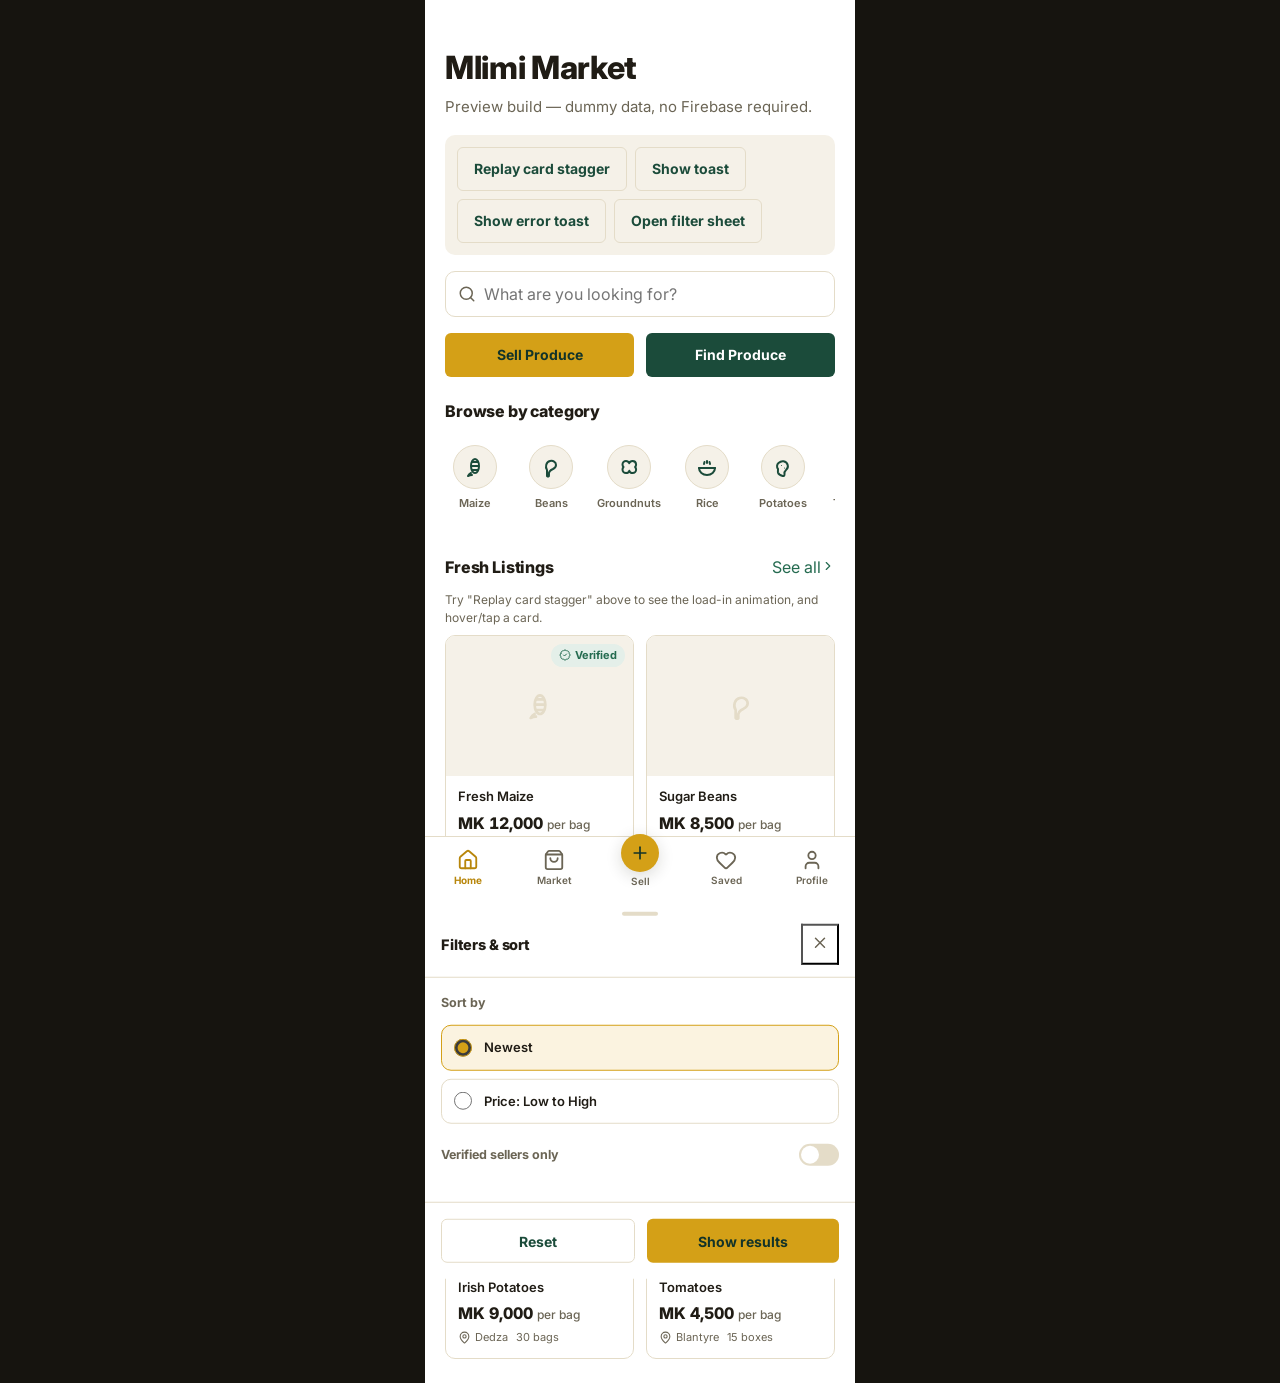
<file: preview.html>
<!DOCTYPE html>
<html lang="en">
<head>
<meta charset="UTF-8">
<meta name="viewport" content="width=device-width, initial-scale=1.0, viewport-fit=cover">
<title>Preview — Mlimi Market</title>
<meta name="theme-color" content="#123329">

<link rel="preconnect" href="https://fonts.googleapis.com">
<link rel="preconnect" href="https://fonts.gstatic.com" crossorigin>
<link href="https://fonts.googleapis.com/css2?family=Fraunces:wght@600;700&family=Inter:wght@400;500;600;700&family=JetBrains+Mono:wght@500;600&display=swap" rel="stylesheet">

<link rel="stylesheet" href="css/shared.css">

<style>
  .home-hero { padding: var(--space-6) 0 var(--space-4); }
  .home-hero h1 { font-size: 32px; margin-bottom: var(--space-2); }
  .home-hero p { color: var(--color-ink-soft); font-size: 15px; }
  .search-bar {
    display: flex; align-items: center; gap: var(--space-2);
    background: var(--color-white); border: 1.5px solid var(--color-line);
    border-radius: var(--radius-md); padding: 0 var(--space-3);
    margin: var(--space-4) 0; min-height: var(--tap-min);
  }
  .search-bar input { border: none; flex: 1; min-height: var(--tap-min); padding: 0; }
  .search-bar input:focus { outline: none; }
  .search-bar .icon-wrap { color: var(--color-ink-soft); display: flex; }
  .action-row { display: grid; grid-template-columns: 1fr 1fr; gap: var(--space-3); margin-bottom: var(--space-6); }
  .section-heading { display: flex; align-items: baseline; justify-content: space-between; margin-bottom: var(--space-3); }
  section + section { margin-top: var(--space-8); }
  .demo-controls {
    display: flex; flex-wrap: wrap; gap: var(--space-2);
    padding: var(--space-3); background: var(--color-parchment-dark);
    border-radius: var(--radius-md); margin-bottom: var(--space-4);
  }
  .demo-controls button { width: auto; padding: 0 var(--space-4); }
  .demo-note { font-size: 12px; color: var(--color-ink-soft); margin-bottom: var(--space-2); }
</style>
</head>
<body>

<div class="page">

  <header class="home-hero">
    <h1 class="font-display">Mlimi Market</h1>
    <p>Preview build — dummy data, no Firebase required.</p>
  </header>

  <div class="demo-controls">
    <button type="button" class="btn btn-outline" id="reloadBtn">Replay card stagger</button>
    <button type="button" class="btn btn-outline" id="toastBtn">Show toast</button>
    <button type="button" class="btn btn-outline" id="errorToastBtn">Show error toast</button>
    <button type="button" class="btn btn-outline" id="sheetBtn">Open filter sheet</button>
  </div>

  <form class="search-bar" role="search">
    <span class="icon-wrap" id="searchIcon"></span>
    <input type="search" placeholder="What are you looking for?" aria-label="Search produce">
  </form>

  <div class="action-row">
    <span class="btn btn-primary">Sell Produce</span>
    <span class="btn btn-secondary">Find Produce</span>
  </div>

  <section>
    <h2 class="mb-4">Browse by category</h2>
    <div class="category-strip" id="categoryStrip"></div>
  </section>

  <section>
    <div class="section-heading">
      <h2>Fresh Listings</h2>
      <a href="#">See all<span id="seeAllIcon"></span></a>
    </div>
    <p class="demo-note">Try "Replay card stagger" above to see the load-in animation, and hover/tap a card.</p>
    <div id="freshListings"></div>
  </section>

</div>

<div class="sheet-backdrop" id="sheetBackdrop"></div>
<div class="sheet" id="filterSheet" role="dialog" aria-modal="true" aria-label="Filter and sort produce">
  <div class="sheet__handle"></div>
  <div class="sheet__header">
    <h2>Filters &amp; sort</h2>
    <button type="button" class="btn-ghost" id="sheetCloseBtn" aria-label="Close" style="width:auto;min-height:auto;padding:8px;"></button>
  </div>
  <div class="sheet__body">
    <div class="sheet__section">
      <span class="sheet__section-label">Sort by</span>
      <div class="radio-pill-group">
        <label class="radio-pill"><input type="radio" name="sortDemo" checked><span>Newest</span></label>
        <label class="radio-pill"><input type="radio" name="sortDemo"><span>Price: Low to High</span></label>
      </div>
    </div>
    <div class="sheet__section toggle-row">
      <span class="sheet__section-label" style="margin-bottom:0;">Verified sellers only</span>
      <label class="toggle">
        <input type="checkbox">
        <span class="toggle__track"></span>
      </label>
    </div>
  </div>
  <div class="sheet__footer">
    <button type="button" class="btn btn-outline">Reset</button>
    <button type="button" class="btn btn-primary" id="sheetApplyBtn">Show results</button>
  </div>
</div>

<script src="js/icons.js"></script>
<script src="js/categories.js"></script>
<script src="js/ui-helpers.js"></script>
<script src="js/nav.js"></script>

<script>
  const DUMMY_LISTINGS = [
    { id: "1", productName: "Fresh Maize", price: 12000, priceType: "per_bag", quantity: 50, unit: "bags", district: "Lilongwe", categorySlug: "maize", sellerVerified: true, imageUrls: [] },
    { id: "2", productName: "Sugar Beans", price: 8500, priceType: "per_bag", quantity: 20, unit: "bags", district: "Mzuzu", categorySlug: "beans", sellerVerified: false, imageUrls: [] },
    { id: "3", productName: "Groundnuts", price: 15000, priceType: "per_bag", quantity: 12, unit: "bags", district: "Kasungu", categorySlug: "groundnuts", sellerVerified: true, imageUrls: [] },
    { id: "4", productName: "Rice, Kilombero", price: 22000, priceType: "per_bag", quantity: 8, unit: "bags", district: "Karonga", categorySlug: "rice", sellerVerified: false, imageUrls: [] },
    { id: "5", productName: "Irish Potatoes", price: 9000, priceType: "per_bag", quantity: 30, unit: "bags", district: "Dedza", categorySlug: "potatoes", sellerVerified: true, imageUrls: [] },
    { id: "6", productName: "Tomatoes", price: 4500, priceType: "per_bag", quantity: 15, unit: "boxes", district: "Blantyre", categorySlug: "tomatoes", sellerVerified: false, imageUrls: [] },
  ];

  document.getElementById("searchIcon").innerHTML = icon("search", 18);
  document.getElementById("seeAllIcon").innerHTML = icon("chevronRight", 14);

  function renderCategoryStrip() {
    document.getElementById("categoryStrip").innerHTML = CATEGORIES.map((cat) => `
      <a href="#" class="category-chip">
        <span class="category-chip__icon">${icon(cat.icon, 24)}</span>
        <span class="category-chip__label">${cat.name}</span>
      </a>
    `).join("");
  }

  function renderListings() {
    const container = document.getElementById("freshListings");
    container.innerHTML = `<div class="listing-grid">${
      DUMMY_LISTINGS.map((l, i) => listingCardHTML(l, {
        extraClass: "fade-in-up",
        style: `animation-delay:${Math.min(i, 8) * 40}ms`,
      })).join("")
    }</div>`;
  }

  function loadWithSkeleton() {
    const container = document.getElementById("freshListings");
    renderSkeletonGrid(container);
    setTimeout(renderListings, 500);
  }

  document.getElementById("reloadBtn").addEventListener("click", loadWithSkeleton);
  document.getElementById("toastBtn").addEventListener("click", () => showToast("Listing saved to favourites"));
  document.getElementById("errorToastBtn").addEventListener("click", () => showToast("Couldn't connect. Check your network.", "error"));

  function openSheet() {
    document.getElementById("sheetBackdrop").classList.add("is-open");
    document.getElementById("filterSheet").classList.add("is-open");
    document.body.style.overflow = "hidden";
  }
  function closeSheet() {
    document.getElementById("sheetBackdrop").classList.remove("is-open");
    document.getElementById("filterSheet").classList.remove("is-open");
    document.body.style.overflow = "";
  }
  document.getElementById("sheetBtn").addEventListener("click", openSheet);
  document.getElementById("sheetBackdrop").addEventListener("click", closeSheet);
  document.getElementById("sheetCloseBtn").addEventListener("click", closeSheet);
  document.getElementById("sheetApplyBtn").addEventListener("click", closeSheet);
  document.getElementById("sheetCloseBtn").innerHTML = icon("x", 18);

  renderCategoryStrip();
  loadWithSkeleton();
  renderBottomNav("home");
</script>

</body>
</html>
</file>
<file: css/shared.css>
/* ============================================================
   MLIMI MARKET — SHARED DESIGN SYSTEM
   ------------------------------------------------------------
   Design language merged from Msika Wanga: leaner accent-driven
   structure, flatter/bordered components over heavy shadows,
   single-typeface system, denser type scale, and an app-shell
   silhouette on wide viewports. Mlimi's own brand hues (green +
   gold) and its 4px spacing scale are kept — this is a blend,
   not a wholesale swap. Every custom property below keeps its
   original NAME even where the value changed, so no page's
   inline <style> block needs editing for this pass.
   Loaded by every page. Keep this file framework-free and
   dependency-free so it works in any browser, no build step.
   ============================================================ */

/* ---- Design tokens ---- */
:root {
  /* Color: Mlimi's brand hues, restructured around a single
     accent (Msika's pattern) rather than color-per-purpose */
  --color-green-900: #123329;   /* deepest — headers, nav, brand ink */
  --color-green-700: #1B4B3A;   /* primary brand green */
  --color-green-600: #256B50;   /* interactive green (links, active states) */
  --color-gold-500: #D4A017;    /* the single accent — primary CTA, active states */
  --color-gold-600: #B8860B;    /* accent hover/pressed */
  --color-soil-600: #8B4513;    /* terracotta — secondary accent, badges */
  --color-parchment: #FFFFFF;   /* app background — Msika's white, not stark on its own */
  --color-parchment-dark: #F5F1E8; /* surface — cards/inputs sit on this, warm not gray */
  --color-ink: #201C15;         /* primary text — warm near-black, Msika's darker register */
  --color-ink-soft: #6B6555;    /* secondary text */
  --color-line: #E4DCC8;        /* borders, dividers — lighter/thinner-reading than before */
  --color-white: #FFFFFF;
  --color-error: #C0392B;
  --color-error-bg: #FBEAE8;
  --color-success: #1B4B3A;
  --color-verified: #256B50;

  /* Soft tint backgrounds */
  --color-tint-gold: #FBF3E0;
  --color-tint-green: #E4EFE9;
  --color-tint-green-soft: #F1F7F3;

  /* Type — single Inter family everywhere now (was Fraunces +
     Inter + JetBrains Mono). All three names kept since several
     pages reference them directly in page-specific <style> blocks. */
  --font-display: 'Inter', -apple-system, BlinkMacSystemFont, "Segoe UI", Roboto, sans-serif;
  --font-body: 'Inter', -apple-system, BlinkMacSystemFont, "Segoe UI", Roboto, sans-serif;
  --font-mono: 'Inter', -apple-system, BlinkMacSystemFont, "Segoe UI", Roboto, sans-serif;

  /* Spacing scale (4px base) — unchanged, Mlimi's own discipline
     Msika didn't formalize one, no reason to drop this */
  --space-1: 4px;
  --space-2: 8px;
  --space-3: 12px;
  --space-4: 16px;
  --space-5: 20px;
  --space-6: 24px;
  --space-8: 32px;
  --space-10: 40px;
  --space-12: 48px;

  /* Radius — matches Msika's values almost exactly already */
  --radius-sm: 6px;
  --radius-md: 10px;
  --radius-lg: 16px;

  /* Shadow — much lighter touch. Msika leans on borders + a dim
     overlay for depth rather than elevation; kept two levels for
     the few floating elements (toast, save-button) that still
     want it, but resting cards/inputs no longer default to shadow. */
  --shadow-sm: 0 1px 2px rgba(32, 28, 21, 0.06);
  --shadow-md: 0 4px 16px rgba(32, 28, 21, 0.16);

  /* Touch targets */
  --tap-min: 44px;

  /* Layout — Msika's app-shell width */
  --content-max: 430px;
  --bottom-nav-height: 64px;

  /* Motion — unchanged, already close to Msika's .15s/.2s */
  --dur-fast: 120ms;
  --dur-base: 200ms;
  --dur-slow: 300ms;
  --ease-out: cubic-bezier(0.16, 1, 0.3, 1);
}

/* ---- Reset ---- */
* { box-sizing: border-box; margin: 0; padding: 0; }

html { -webkit-text-size-adjust: 100%; }

/* Dark surround behind the app shell — only visible on viewports
   wider than the shell itself (desktop/tablet browsers). On an
   actual phone the shell fills the viewport and this never shows,
   same behavior as Msika Wanga's body/.shell split. */
body {
  font-family: var(--font-body);
  background: #16140F;
  color: var(--color-ink);
  font-size: 16px;
  line-height: 1.5;
  min-height: 100vh;
  -webkit-font-smoothing: antialiased;
}

img { max-width: 100%; display: block; }
button { font-family: inherit; cursor: pointer; }
a { color: var(--color-green-600); text-decoration: none; }
input, select, textarea { font-family: inherit; font-size: 16px; } /* 16px prevents iOS zoom-on-focus */

/* Numeric alignment for prices/counts — Msika's .tabular pattern,
   replaces the old dedicated monospace face now that everything
   is Inter. */
.tabular { font-variant-numeric: tabular-nums; }

/* Visible focus ring everywhere — accessibility, not optional */
:focus-visible {
  outline: 3px solid var(--color-gold-500);
  outline-offset: 2px;
}

/* Respect reduced motion. animation-iteration-count is capped at 1 so
   looping animations (spinner, skeleton shimmer) settle at their end
   frame instead of flickering rapidly forever. */
@media (prefers-reduced-motion: reduce) {
  *, *::before, *::after {
    animation-duration: 0.01ms !important;
    animation-iteration-count: 1 !important;
    transition-duration: 0.01ms !important;
    scroll-behavior: auto !important;
  }
}

/* ---- Typography ---- */
/* Denser scale, matching Msika's utility-app proportions rather
   than the previous editorial sizing. */
h1, h2, h3, .font-display {
  font-family: var(--font-display);
  font-weight: 800;
  letter-spacing: -0.01em;
  line-height: 1.25;
  color: var(--color-ink);
}
h1 { font-size: 20px; }
h2 { font-size: 16px; }
h3 { font-size: 14px; }

.eyebrow {
  font-family: var(--font-body);
  font-size: 11px;
  font-weight: 700;
  letter-spacing: 0.05em;
  text-transform: uppercase;
  color: var(--color-ink-soft);
}

.price {
  font-family: var(--font-mono);
  font-weight: 800;
  color: var(--color-ink);
  font-variant-numeric: tabular-nums;
}

/* ---- Layout shell ---- */
/* .page IS the app shell now: a light card of fixed max-width,
   centered on the dark body background, full viewport height so
   the "card" reads correctly even when content is short. On a
   real phone (viewport <= content-max) this is invisible — .page
   just fills the screen like before. */
.page {
  max-width: var(--content-max);
  margin: 0 auto;
  min-height: 100vh;
  background: var(--color-parchment);
  padding: var(--space-4);
  padding-bottom: calc(var(--bottom-nav-height) + var(--space-4));
  position: relative;
}

@media (min-width: 768px) {
  .page { max-width: 430px; padding: var(--space-6) var(--space-5); }
}

/* ---- Buttons ---- */
.btn {
  display: inline-flex;
  align-items: center;
  justify-content: center;
  gap: var(--space-2);
  min-height: var(--tap-min);
  padding: 0 var(--space-5);
  border-radius: var(--radius-sm);
  border: none;
  font-size: 14px;
  font-weight: 700;
  width: 100%;
  transition: transform var(--dur-fast) var(--ease-out),
    opacity var(--dur-fast) var(--ease-out),
    background-color var(--dur-base) var(--ease-out),
    box-shadow var(--dur-base) var(--ease-out);
}
.btn:active { transform: scale(0.98); }
.btn:disabled { opacity: 0.5; cursor: not-allowed; transform: none; }

.btn-primary {
  background: var(--color-gold-500);
  color: var(--color-green-900);
}
.btn-primary:hover { background: var(--color-gold-600); }

.btn-secondary {
  background: var(--color-green-700);
  color: var(--color-white);
}
.btn-secondary:hover { background: var(--color-green-900); }

.btn-outline {
  background: transparent;
  color: var(--color-green-700);
  border: 1.5px solid var(--color-line);
}
@media (hover: hover) {
  .btn-outline:hover { border-color: var(--color-green-700); }
}

.btn-danger {
  background: transparent;
  color: var(--color-error);
  border: 1.5px solid var(--color-error);
}

.btn-ghost {
  background: transparent;
  color: var(--color-ink-soft);
  font-weight: 600;
}

/* ---- Icon buttons: circular, used for back/close/favourite/call actions ---- */
.icon-btn {
  width: 38px;
  height: 38px;
  border-radius: 50%;
  background: var(--color-white);
  border: 1px solid var(--color-line);
  display: flex;
  align-items: center;
  justify-content: center;
  color: var(--color-ink);
  transition: transform var(--dur-fast) var(--ease-out),
    color var(--dur-fast) var(--ease-out),
    border-color var(--dur-base) var(--ease-out);
}
.icon-btn:active { transform: scale(0.88); }
@media (hover: hover) {
  .icon-btn:hover { border-color: var(--color-gold-500); }
}
.icon-btn.is-favourited { color: var(--color-error); border-color: var(--color-error); }
@keyframes heart-pulse { 0% { transform: scale(1); } 40% { transform: scale(1.25); } 100% { transform: scale(1); } }
.icon-btn.is-favourited .icon-btn__icon { animation: heart-pulse var(--dur-slow) var(--ease-out); }

/* ---- Cards ---- */
/* Flatter, bordered card (Msika's pattern) — the previous
   decorative "price tag" notch is dropped in favor of Msika's
   tag-row + save-button treatment on the thumbnail itself. */
.listing-card {
  display: block;
  background: var(--color-white);
  border: 1px solid var(--color-line);
  border-radius: var(--radius-md);
  overflow: hidden;
  position: relative;
  transition: border-color var(--dur-base) var(--ease-out),
    transform var(--dur-base) var(--ease-out);
}
.listing-card:active { transform: scale(0.98); }
@media (hover: hover) {
  .listing-card:hover { border-color: var(--color-gold-500); }
}

.listing-card__image {
  width: 100%;
  aspect-ratio: 4 / 3;
  object-fit: cover;
  background: var(--color-parchment-dark);
}

.listing-card__body {
  padding: var(--space-3) var(--space-3);
}

.listing-card__title {
  font-family: var(--font-body);
  font-size: 13px;
  font-weight: 600;
  color: var(--color-ink);
  line-height: 1.35;
  margin-bottom: 5px;
  display: -webkit-box;
  -webkit-line-clamp: 2;
  -webkit-box-orient: vertical;
  overflow: hidden;
}

.listing-card__meta {
  font-size: 11px;
  color: var(--color-ink-soft);
  display: flex;
  align-items: center;
  gap: var(--space-2);
  flex-wrap: wrap;
  margin-top: 4px;
}

/* Tag row + save button — Msika's card overlay pattern. Ready to
   use; the save-button's click behavior isn't wired into
   listingCardHTML() yet (that's a JS change, not a styling one). */
.tag-row { position: absolute; top: 6px; left: 6px; display: flex; gap: 4px; z-index: 2; }
.tag { font-size: 9px; font-weight: 700; padding: 2px 6px; border-radius: 4px; color: #fff; }
.tag.hot { background: var(--color-error); }
.tag.new { background: var(--color-success); }
.save-btn {
  position: absolute;
  top: 6px;
  right: 6px;
  width: 26px;
  height: 26px;
  border-radius: 50%;
  background: rgba(255, 255, 255, 0.92);
  box-shadow: var(--shadow-sm);
  display: flex;
  align-items: center;
  justify-content: center;
  z-index: 2;
  transition: transform var(--dur-fast) var(--ease-out);
}
.save-btn:active { transform: scale(0.88); }
.save-btn .icon { color: var(--color-error); }
.save-btn.saved .icon { fill: var(--color-error); }

/* ---- Badges ---- */
.badge {
  display: inline-flex;
  align-items: center;
  gap: 4px;
  font-size: 11px;
  font-weight: 700;
  padding: 3px 8px;
  border-radius: 20px;
}
.badge-verified { background: var(--color-tint-green); color: var(--color-verified); }
.badge-status-pending { background: var(--color-tint-gold); color: var(--color-soil-600); }
.badge-status-sold { background: var(--color-parchment-dark); color: var(--color-ink-soft); }

/* ---- Forms ---- */
.field { margin-bottom: var(--space-4); }
.field label {
  display: block;
  font-size: 12.5px;
  font-weight: 700;
  color: var(--color-ink-soft);
  margin-bottom: var(--space-2);
}
.field input,
.field select,
.field textarea {
  width: 100%;
  min-height: var(--tap-min);
  padding: 0 var(--space-3);
  border: 1px solid var(--color-line);
  border-radius: var(--radius-sm);
  background: var(--color-parchment-dark);
  color: var(--color-ink);
}
.field textarea { min-height: 100px; padding: var(--space-3); resize: vertical; }
.field input:focus, .field select:focus, .field textarea:focus {
  border-color: var(--color-gold-500);
  background: var(--color-white);
}
.field-hint { font-size: 11.5px; color: var(--color-ink-soft); margin-top: 4px; }
.field-error { font-size: 11.5px; color: var(--color-error); margin-top: 4px; }

/* ---- States: loading / empty / error ---- */
.state-block {
  text-align: center;
  padding: var(--space-10) var(--space-4);
  color: var(--color-ink-soft);
}
.state-block__icon {
  display: flex;
  justify-content: center;
  margin-bottom: var(--space-3);
  color: var(--color-line);
}
.state-block__title {
  font-family: var(--font-display);
  font-size: 15px;
  color: var(--color-ink);
  margin-bottom: var(--space-2);
}

.spinner {
  width: 26px;
  height: 26px;
  border: 3px solid var(--color-line);
  border-top-color: var(--color-gold-500);
  border-radius: 50%;
  animation: spin 0.7s linear infinite;
  margin: 0 auto;
}
@keyframes spin { to { transform: rotate(360deg); } }

/* ---- Toast ---- */
.toast {
  position: fixed;
  bottom: calc(var(--bottom-nav-height) + var(--space-4));
  left: var(--space-4);
  right: var(--space-4);
  max-width: calc(var(--content-max) - var(--space-8));
  margin: 0 auto;
  background: var(--color-ink);
  color: var(--color-white);
  padding: var(--space-3) var(--space-4);
  border-radius: 20px;
  font-size: 13px;
  font-weight: 600;
  z-index: 1000;
  display: flex;
  align-items: center;
  gap: var(--space-2);
  animation: toast-in var(--dur-base) var(--ease-out);
}
.toast.toast-error { background: var(--color-error); }
.toast.is-leaving { animation: toast-out var(--dur-fast) var(--ease-out) forwards; }

@keyframes toast-in {
  from { opacity: 0; transform: translateY(12px) scale(0.98); }
  to { opacity: 1; transform: none; }
}
@keyframes toast-out {
  from { opacity: 1; transform: none; }
  to { opacity: 0; transform: translateY(12px) scale(0.98); }
}

/* ---- Bottom navigation ---- */
/* Centered within the shell width rather than spanning the full
   viewport — matches Msika's .tabbar technique and keeps the nav
   aligned under the shell on wide viewports instead of floating
   full-width beneath a narrower centered page. */
.bottom-nav {
  position: fixed;
  bottom: 0;
  left: 50%;
  transform: translateX(-50%);
  width: 100%;
  max-width: var(--content-max);
  height: var(--bottom-nav-height);
  background: var(--color-white);
  border-top: 1px solid var(--color-line);
  display: flex;
  z-index: 100;
  padding-bottom: env(safe-area-inset-bottom, 0);
}
.bottom-nav__item {
  flex: 1;
  display: flex;
  flex-direction: column;
  align-items: center;
  justify-content: center;
  gap: 2px;
  font-size: 10px;
  font-weight: 600;
  color: var(--color-ink-soft);
  min-height: var(--tap-min);
}
.bottom-nav__item { transition: color var(--dur-fast) var(--ease-out); }
.bottom-nav__item.is-active { color: var(--color-gold-600); font-weight: 700; }
.bottom-nav__icon {
  display: flex;
  align-items: center;
  justify-content: center;
  transition: transform var(--dur-fast) var(--ease-out);
}
.bottom-nav__item:active .bottom-nav__icon { transform: scale(0.86); }
.bottom-nav__item.is-active .bottom-nav__icon { animation: nav-pop var(--dur-slow) var(--ease-out); }

@keyframes nav-pop {
  0% { transform: scale(0.7); }
  60% { transform: scale(1.12); }
  100% { transform: scale(1); }
}

/* The Sell action stands out, as specified */
.bottom-nav__item.is-sell .bottom-nav__icon {
  background: var(--color-gold-500);
  color: var(--color-green-900);
  width: 38px;
  height: 38px;
  border-radius: 50%;
  margin-top: -14px;
  box-shadow: var(--shadow-md);
}

/* ---- Category strip ---- */
.category-strip {
  display: flex;
  gap: var(--space-4);
  overflow-x: auto;
  padding: var(--space-2) 0 var(--space-3);
  -webkit-overflow-scrolling: touch;
  scrollbar-width: none;
}
.category-strip::-webkit-scrollbar { display: none; }
.category-chip {
  flex-shrink: 0;
  display: flex;
  flex-direction: column;
  align-items: center;
  gap: 6px;
  min-width: 60px;
  font-size: 11px;
  font-weight: 600;
  color: var(--color-ink-soft);
  transition: transform var(--dur-fast) var(--ease-out);
}
.category-chip:active { transform: scale(0.94); }
.category-chip__icon {
  width: 44px;
  height: 44px;
  border-radius: 50%;
  background: var(--color-parchment-dark);
  border: 1px solid var(--color-line);
  color: var(--color-green-700);
  display: flex;
  align-items: center;
  justify-content: center;
  transition: border-color var(--dur-fast) var(--ease-out),
    background var(--dur-fast) var(--ease-out),
    transform var(--dur-fast) var(--ease-out);
}
.category-chip.is-active,
.category-chip:active { color: var(--color-ink); }
.category-chip.is-active .category-chip__icon {
  border-color: var(--color-gold-500);
  background: var(--color-tint-gold);
  color: var(--color-gold-600);
}
@media (hover: hover) {
  .category-chip:hover .category-chip__icon {
    border-color: var(--color-gold-500);
    transform: scale(1.06);
  }
}
.category-chip__label { font-size: 11px; color: inherit; text-align: center; }

/* ---- Reveal animation ---- */
@keyframes fade-in-up {
  from { opacity: 0; transform: translateY(8px); }
  to { opacity: 1; transform: none; }
}
.fade-in-up { animation: fade-in-up var(--dur-slow) var(--ease-out) both; }
.listing-grid > .fade-in-up:nth-child(1) { animation-delay: 0ms; }
.listing-grid > .fade-in-up:nth-child(2) { animation-delay: 40ms; }
.listing-grid > .fade-in-up:nth-child(3) { animation-delay: 80ms; }
.listing-grid > .fade-in-up:nth-child(4) { animation-delay: 120ms; }
.listing-grid > .fade-in-up:nth-child(5) { animation-delay: 160ms; }
.listing-grid > .fade-in-up:nth-child(6) { animation-delay: 200ms; }
.listing-grid > .fade-in-up:nth-child(7) { animation-delay: 240ms; }
.listing-grid > .fade-in-up:nth-child(8) { animation-delay: 280ms; }
.state-block { animation: fade-in-up var(--dur-slow) var(--ease-out) both; }

/* ---- Skeleton loading ---- */
.skeleton-card {
  background: var(--color-white);
  border: 1px solid var(--color-line);
  border-radius: var(--radius-md);
  padding: var(--space-3);
}
.skeleton-card__image,
.skeleton-line {
  border-radius: var(--radius-sm);
  background: linear-gradient(90deg, var(--color-parchment-dark) 25%, #FDFBF6 50%, var(--color-parchment-dark) 75%);
  background-size: 200% 100%;
  animation: shimmer 1.4s ease-in-out infinite;
}
.skeleton-card__image { width: 100%; aspect-ratio: 4 / 3; margin-bottom: var(--space-3); }
.skeleton-line { height: 10px; border-radius: 4px; }
@keyframes shimmer {
  0% { background-position: 200% 0; }
  100% { background-position: -200% 0; }
}

/* ---- Sticky header (market.html) ---- */
.sticky-header {
  position: sticky;
  top: 0;
  z-index: 50;
  background: var(--color-parchment);
  padding-top: var(--space-2);
  padding-bottom: var(--space-1);
  border-bottom: 1px solid transparent;
  transition: border-color var(--dur-base) var(--ease-out);
}
.sticky-header.is-scrolled { border-bottom-color: var(--color-line); }

/* ---- Chip row / filter chips (market.html filter bar) ---- */
.chip-row {
  display: flex;
  gap: var(--space-2);
  overflow-x: auto;
  padding-bottom: var(--space-2);
  -webkit-overflow-scrolling: touch;
  scrollbar-width: none;
}
.chip-row::-webkit-scrollbar { display: none; }
.filter-chip {
  flex-shrink: 0;
  display: inline-flex;
  align-items: center;
  gap: 5px;
  height: 34px;
  padding: 0 var(--space-3);
  border-radius: 20px;
  border: 1px solid var(--color-line);
  background: var(--color-white);
  color: var(--color-ink-soft);
  font-size: 12px;
  font-weight: 600;
  white-space: nowrap;
  transition: background var(--dur-fast) var(--ease-out),
    border-color var(--dur-fast) var(--ease-out),
    color var(--dur-fast) var(--ease-out),
    transform var(--dur-fast) var(--ease-out);
}
.filter-chip:active { transform: scale(0.96); }
.filter-chip.is-active {
  background: var(--color-gold-500);
  border-color: var(--color-gold-500);
  color: var(--color-green-900);
}
.filter-chip__badge {
  display: inline-flex;
  align-items: center;
  justify-content: center;
  min-width: 16px;
  height: 16px;
  padding: 0 4px;
  border-radius: 8px;
  background: var(--color-green-700);
  color: var(--color-white);
  font-size: 10px;
  font-weight: 700;
}

/* ---- Results summary (market.html) ---- */
.results-summary {
  font-size: 12px;
  color: var(--color-ink-soft);
  margin: var(--space-1) 0 var(--space-3);
  min-height: 16px;
}

/* ---- Bottom sheet (filters / sort) ---- */
.sheet-backdrop {
  position: fixed;
  inset: 0;
  background: rgba(15, 13, 9, 0.55);
  opacity: 0;
  pointer-events: none;
  transition: opacity var(--dur-base) var(--ease-out);
  z-index: 200;
}
.sheet-backdrop.is-open { opacity: 1; pointer-events: auto; }
.sheet {
  position: fixed;
  left: 0;
  right: 0;
  bottom: 0;
  margin: 0 auto;
  max-width: var(--content-max);
  max-height: 88vh;
  background: var(--color-white);
  border-radius: 16px 16px 0 0;
  z-index: 201;
  display: flex;
  flex-direction: column;
  transform: translateY(100%);
  transition: transform var(--dur-slow) var(--ease-out);
}
.sheet.is-open { transform: translateY(0); }
.sheet__handle {
  width: 36px;
  height: 4px;
  border-radius: 2px;
  background: var(--color-line);
  margin: var(--space-3) auto var(--space-2);
  flex-shrink: 0;
}
.sheet__header {
  display: flex;
  align-items: center;
  justify-content: space-between;
  padding: 0 var(--space-4) var(--space-3);
  border-bottom: 1px solid var(--color-line);
  flex-shrink: 0;
}
.sheet__header h2 { font-size: 14.5px; }
.sheet__body { padding: var(--space-4); overflow-y: auto; }
.sheet__footer {
  display: flex;
  gap: var(--space-3);
  padding: var(--space-4);
  border-top: 1px solid var(--color-line);
  flex-shrink: 0;
}
.sheet__section { margin-bottom: var(--space-5); }
.sheet__section-label {
  display: block;
  font-size: 12.5px;
  font-weight: 700;
  color: var(--color-ink-soft);
  margin-bottom: var(--space-3);
}

/* ---- Toggle switch ---- */
.toggle-row { display: flex; align-items: center; justify-content: space-between; }
.toggle { position: relative; display: inline-block; width: 40px; height: 22px; flex-shrink: 0; }
.toggle input { position: absolute; opacity: 0; width: 0; height: 0; }
.toggle__track {
  position: absolute;
  inset: 0;
  background: var(--color-line);
  border-radius: 12px;
  cursor: pointer;
  transition: background var(--dur-base) var(--ease-out);
}
.toggle__track::before {
  content: '';
  position: absolute;
  left: 2px;
  top: 2px;
  width: 18px;
  height: 18px;
  border-radius: 50%;
  background: var(--color-white);
  transition: transform var(--dur-base) var(--ease-out);
}
.toggle input:checked + .toggle__track { background: var(--color-gold-500); }
.toggle input:checked + .toggle__track::before { transform: translateX(18px); }
.toggle input:focus-visible + .toggle__track { outline: 3px solid var(--color-gold-500); outline-offset: 2px; }

/* ---- Radio pill group (sort options) ---- */
.radio-pill-group { display: flex; flex-direction: column; gap: var(--space-2); }
.radio-pill {
  display: flex;
  align-items: center;
  gap: var(--space-3);
  padding: var(--space-3);
  border: 1px solid var(--color-line);
  border-radius: var(--radius-md);
  font-size: 13px;
  font-weight: 600;
  cursor: pointer;
  transition: border-color var(--dur-fast) var(--ease-out), background var(--dur-fast) var(--ease-out);
}
.radio-pill input { width: 18px; height: 18px; accent-color: var(--color-gold-500); }
.radio-pill:has(input:checked) { border-color: var(--color-gold-500); background: var(--color-tint-gold); }

/* ---- Two-column field row (min/max price etc.) ---- */
.field-row { display: grid; grid-template-columns: 1fr 1fr; gap: var(--space-3); }

/* ---- Utility ---- */
.text-center { text-align: center; }
.mt-2 { margin-top: var(--space-2); }
.mt-4 { margin-top: var(--space-4); }
.mt-6 { margin-top: var(--space-6); }
.mb-4 { margin-bottom: var(--space-4); }
.flex { display: flex; }
.flex-col { flex-direction: column; }
.gap-2 { gap: var(--space-2); }
.gap-3 { gap: var(--space-3); }
.grid-2 { display: grid; grid-template-columns: 1fr 1fr; gap: var(--space-3); }
.meta-item { display: inline-flex; align-items: center; gap: 4px; }
.listing-grid {
  display: grid;
  grid-template-columns: 1fr 1fr;
  gap: var(--space-3);
}
.sr-only {
  position: absolute;
  width: 1px; height: 1px;
  overflow: hidden;
  clip: rect(0,0,0,0);
   }
</file>
